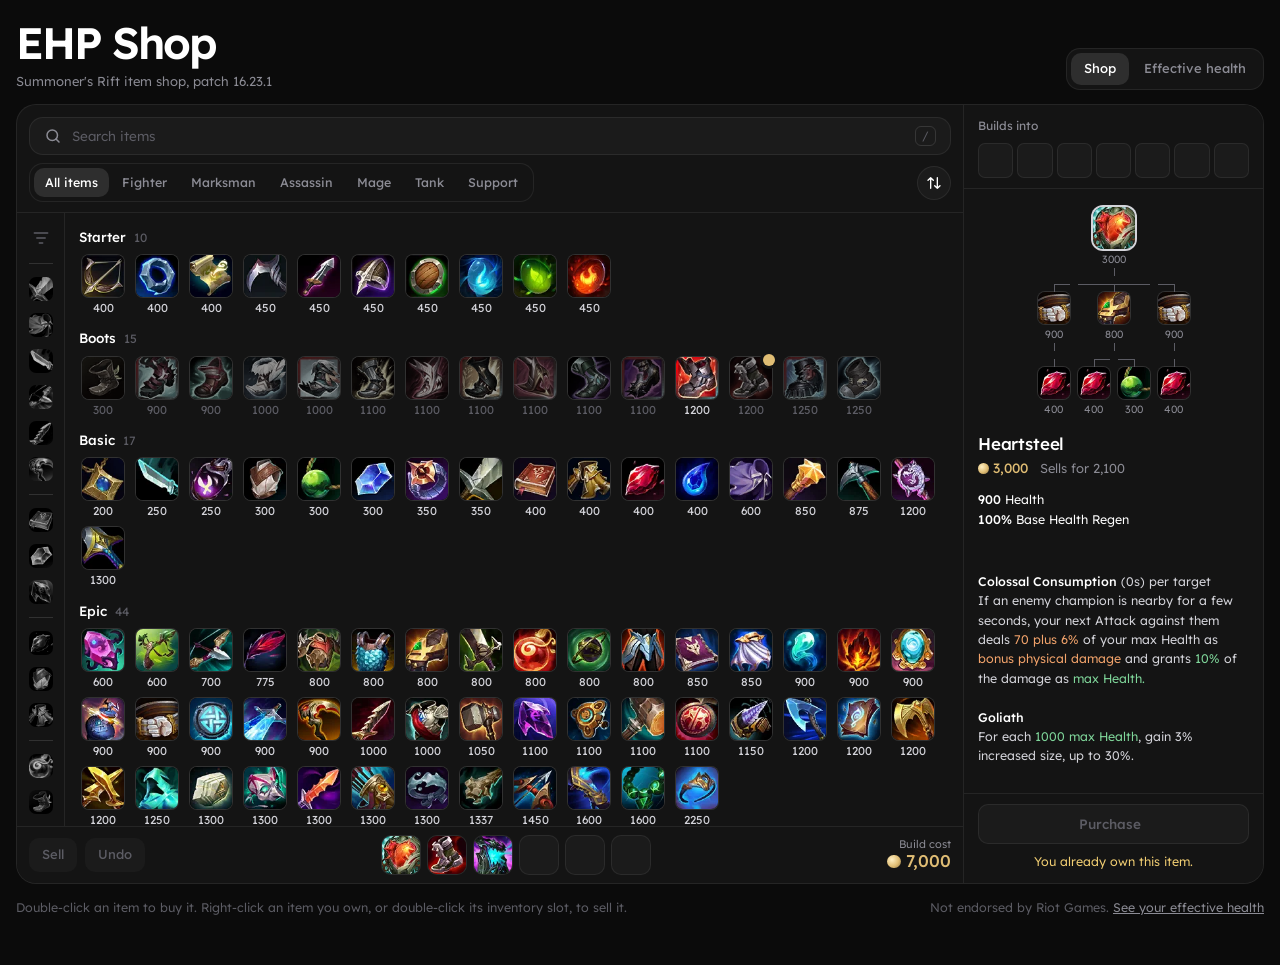
<file: index.html>
<!doctype html>
<html lang="en">
<meta charset="utf-8">
<meta name="viewport" content="width=device-width, initial-scale=1, viewport-fit=cover">
<title>EHP Shop</title>
<link rel="preconnect" href="https://fonts.googleapis.com">
<link rel="preconnect" href="https://fonts.gstatic.com" crossorigin>
<link rel="stylesheet" href="https://fonts.googleapis.com/css2?family=Lexend:wght@300..700&display=swap">
<link rel="stylesheet" href="base.css">
<style>
/* The shop window: search + class tabs on top, stat rail on the left, item rows in the middle,
   item detail on the right, sell / undo / inventory / gold along the bottom. Same anatomy as the in-game shop. */
.shop{display:grid;grid-template-columns:minmax(0,1fr) 300px;grid-template-rows:auto minmax(0,1fr) auto;
  background:var(--s1);border:1px solid var(--line);border-radius:var(--r-lg);overflow:hidden;height:min(900px,calc(100dvh - 120px));min-height:560px}
.shop-head{grid-column:1;padding:12px 12px 10px;display:flex;flex-direction:column;gap:8px;border-bottom:1px solid var(--line)}
.search{display:flex;align-items:center;gap:10px;background:var(--s2);border:1px solid var(--line);border-radius:var(--r-md);padding:0 14px}
.search:focus-within{border-color:var(--line2);background:var(--s3)}
.search svg{width:18px;height:18px;color:var(--t3);flex:none}
.search input{flex:1;min-width:0;background:none;border:none;outline:none;padding:8px 0;font-size:13.5px;color:var(--t1)}
.search input::placeholder{color:var(--t4)}
.search kbd{font:inherit;font-size:12px;color:var(--t4);border:1px solid var(--line2);border-radius:6px;padding:0 6px}
.classes{display:flex;align-items:center;gap:8px}
.classes .seg{overflow-x:auto;max-width:100%;scrollbar-width:none}
.classes .seg button{padding:5px 11px;font-size:12.5px}
.sort{margin-left:auto;width:34px;height:34px;padding:0;justify-content:center;border-radius:50%;flex:none;background:var(--s2);border:1px solid var(--line)}
.sort svg{transition:transform .2s}
.sort[aria-pressed="true"] svg{transform:scaleY(-1)}

.shop-body{grid-column:1;display:grid;grid-template-columns:48px minmax(0,1fr);min-height:0}
.rail{display:flex;flex-direction:column;align-items:center;gap:2px;padding:8px 0;border-right:1px solid var(--line);overflow-y:auto;scrollbar-width:none}
.rail hr{width:24px;border:none;border-top:1px solid var(--line2);margin:6px 0}
.fbtn{width:34px;height:34px;padding:4px;border:none;border-radius:var(--r-sm);background:none;display:grid;place-items:center;flex:none}
.fbtn img{width:24px;height:24px;border-radius:var(--r-xs);filter:grayscale(1) brightness(.8) contrast(1.1);transition:filter .15s}
.fbtn:hover img{filter:grayscale(.2) brightness(1)}
.fbtn[aria-pressed="true"]{background:var(--s4)}
.fbtn[aria-pressed="true"] img{filter:none}
.fbtn.clear{color:var(--t3)}
.fbtn.clear svg{width:20px;height:20px}
.fbtn.clear:disabled{color:var(--t4);cursor:default}

.grid{overflow-y:auto;padding:2px 14px 20px;min-width:0;scrollbar-width:thin;scrollbar-color:var(--s4) transparent}
.sec{padding-top:12px}
.sec h2{font-size:13.5px;font-weight:500;color:var(--t1);margin:0 0 8px;display:flex;align-items:baseline;gap:8px}
.sec h2 span{font-size:12px;color:var(--t4);font-weight:400}
.igrid{display:grid;grid-template-columns:repeat(auto-fill,48px);gap:8px 6px}
.it{width:48px;background:none;border:none;padding:0;display:flex;flex-direction:column;align-items:center;gap:2px;border-radius:var(--r-sm)}
.it .ic{width:42px;height:42px;border-radius:var(--r-xs);display:block;position:relative;background:#000;box-shadow:0 0 0 1px var(--line2);transition:box-shadow .12s,transform .12s}
.it .ic img{width:100%;height:100%;display:block;border-radius:inherit}
.it .g{font-size:11.5px;color:var(--t2);font-weight:400}
.it:hover .ic{box-shadow:0 0 0 2px var(--t3);transform:translateY(-1px)}
.it.sel .ic{box-shadow:0 0 0 2px var(--t1),0 6px 20px rgba(0,0,0,.6)}
.it.sel .g{color:var(--t1)}
.it.owned .ic::after{content:"";position:absolute;right:-3px;top:-3px;width:12px;height:12px;border-radius:50%;background:var(--gold);box-shadow:0 0 0 3px var(--s1)}
.it.blocked .ic img{filter:grayscale(.7) brightness(.6)}
.it.blocked .g{color:var(--t4)}
.it:focus-visible{outline-offset:4px}
.empty{color:var(--t3);padding:40px 4px}

/* detail */
.detail{grid-column:2;grid-row:1 / 4;border-left:1px solid var(--line);display:flex;flex-direction:column;min-height:0;background:var(--s1)}
.into-wrap{padding:12px 14px 10px;border-bottom:1px solid var(--line)}
.into-wrap h3,.d-sub{font-size:12px;color:var(--t3);font-weight:400;margin:0 0 8px}
.into{display:grid;grid-template-columns:repeat(7,1fr);gap:4px}
.into > *{aspect-ratio:1;border-radius:var(--r-xs);background:var(--s2);border:1px solid var(--line);padding:0;display:block;overflow:hidden}
.into button:hover{border-color:var(--t3)}
.into img{width:100%;height:100%;display:block}
.d-body{flex:1;overflow-y:auto;padding:14px;display:flex;flex-direction:column;gap:12px;min-height:0;scrollbar-width:thin;scrollbar-color:var(--s4) transparent}
.d-empty{color:var(--t3);margin:auto 0;text-align:center;padding:0 12px}
.tree{display:flex;justify-content:center;padding:4px 0}
.node{display:flex;flex-direction:column;align-items:center;position:relative}
.nb{background:none;border:none;padding:0;display:flex;flex-direction:column;align-items:center;gap:3px}
.nb img{width:32px;height:32px;border-radius:var(--r-xs);display:block;box-shadow:0 0 0 1px var(--line2)}
.nb.root img{width:42px;height:42px;border-radius:var(--r-sm);box-shadow:0 0 0 2px var(--t2)}
.nb.have img{box-shadow:0 0 0 2px var(--gold)}
.nb:hover img{box-shadow:0 0 0 2px var(--t3)}
.nb span{font-size:10.5px;color:var(--t3)}
.kids{display:flex;gap:8px;padding-top:16px;position:relative}
.kids::before{content:"";position:absolute;top:0;left:50%;height:8px;border-left:1px solid var(--t4)}
.kids>.node{padding-top:8px}
.kids>.node::before{content:"";position:absolute;top:0;left:0;right:0;border-top:1px solid var(--t4)}
.kids>.node:first-child::before{left:50%}
.kids>.node:last-child::before{right:50%}
.kids>.node:only-child::before{display:none}
.kids>.node::after{content:"";position:absolute;top:0;left:50%;height:8px;border-left:1px solid var(--t4)}
.d-name{font-size:17px;font-weight:500;color:var(--t1);letter-spacing:-.01em;line-height:1.2}
.d-cost{display:flex;gap:12px;align-items:baseline;margin-top:4px;font-size:13.5px;color:var(--gold);font-weight:450}
.d-cost s{color:var(--t4);font-size:13px}
.d-cost .sellv{color:var(--t3);font-size:13px;font-weight:350}
.d-desc{font-size:12.5px;color:var(--t2);line-height:1.55}
.buybar{padding:10px 14px 12px;border-top:1px solid var(--line);display:flex;flex-direction:column;gap:8px}
.purchase{width:100%;justify-content:center;padding:9px 14px;font-size:13.5px;font-weight:500;background:linear-gradient(180deg,#2a2418,#1d1a13);border-color:var(--gold-d);color:var(--gold)}
.purchase:hover:not(:disabled){background:linear-gradient(180deg,#352c1b,#241f15);border-color:var(--gold)}
.purchase:disabled{border-color:var(--line);background:var(--s2)}
.d-note{font-size:12.5px;color:var(--warn);min-height:1.2em;text-align:center}

/* bottom bar */
.shop-foot{grid-column:1;display:flex;align-items:center;gap:8px;padding:8px 12px;border-top:1px solid var(--line);background:var(--s1);flex-wrap:wrap}
.inv{display:flex;gap:6px;margin:0 auto;padding:0 8px}
.slot{width:40px;height:40px;border-radius:var(--r-sm);background:var(--s2);border:1px solid var(--line);padding:0;overflow:hidden;display:block}
.slot img{width:100%;height:100%;display:block}
.slot:not(:empty):hover{border-color:var(--t3)}
.slot.sel{border-color:var(--t1);box-shadow:0 0 0 1px var(--t1)}
.slot:empty{cursor:default}
.goldbox{display:flex;flex-direction:column;align-items:flex-end;line-height:1.2}
.goldbox small{font-size:11px;color:var(--t3)}
.shop-foot .btn{padding:6px 12px;font-size:13px}
.goldbox b{font-size:17px;font-weight:500;color:var(--gold)}
.foot-note{max-width:1480px;margin:14px auto 0;color:var(--t4);font-size:12.5px;display:flex;justify-content:space-between;gap:12px;flex-wrap:wrap}
.foot-note a{color:var(--t3)}

@media (max-width:980px){
  .shop{grid-template-columns:minmax(0,1fr);grid-template-rows:auto auto auto auto;height:auto;min-height:0}
  .classes .seg{flex:1;min-width:0}
  .shop-body{height:70vh}
  .detail{grid-column:1;grid-row:auto;border-left:none;border-top:1px solid var(--line)}
  .d-body{overflow:visible}
}
@media (max-width:560px){
  .shop-body{grid-template-columns:44px minmax(0,1fr)}
  .slot{width:38px;height:38px}
  .inv{order:-1;width:100%;justify-content:center;margin:0 0 4px}
  .goldbox{margin-left:auto}
}
</style>

<div class="page">
  <header class="top">
    <a class="mark" href="./">EHP Shop<small id="patch">Summoner's Rift item shop</small></a>
    <nav class="seg" aria-label="Pages"><a href="./" aria-current="page">Shop</a><a href="analysis.html">Effective health</a></nav>
  </header>
  <div class="loading" id="loading">Loading the shop…</div>
  <section class="shop" id="shop" aria-label="Item shop" hidden>
    <div class="shop-head">
      <label class="search"><svg viewBox="0 0 24 24" fill="none" stroke="currentColor" stroke-width="2" stroke-linecap="round" aria-hidden="true"><circle cx="11" cy="11" r="7"/><path d="m20 20-4-4"/></svg>
        <input id="search" placeholder="Search items" autocomplete="off" aria-label="Search items"><kbd aria-hidden="true">/</kbd></label>
      <div class="classes">
        <div class="seg" id="classes" role="group" aria-label="Item class"></div>
        <button class="btn sort" id="sort" aria-pressed="false" aria-label="Sort by price, highest first" title="Reverse price order">
          <svg viewBox="0 0 24 24" fill="none" stroke="currentColor" stroke-width="2" stroke-linecap="round" stroke-linejoin="round" aria-hidden="true"><path d="M7 4v16M3 8l4-4 4 4M17 20V4M13 16l4 4 4-4"/></svg></button>
      </div>
    </div>
    <div class="shop-body">
      <nav class="rail" id="rail" aria-label="Filter by stat"></nav>
      <div class="grid" id="grid"></div>
    </div>
    <aside class="detail" aria-label="Selected item">
      <div class="into-wrap"><h3>Builds into</h3><div class="into" id="into"></div></div>
      <div class="d-body" id="detail"></div>
      <div class="buybar"><button class="btn purchase" id="buyBtn" disabled>Purchase</button><div class="d-note" id="note" role="status"></div></div>
    </aside>
    <footer class="shop-foot">
      <button class="btn" id="sellBtn" disabled>Sell</button>
      <button class="btn" id="undoBtn" disabled>Undo</button>
      <div class="inv" id="inv" aria-label="Inventory"></div>
      <div class="goldbox"><small>Build cost</small><b class="num" id="goldTotal">0</b></div>
    </footer>
  </section>
  <p class="foot-note"><span>Double-click an item to buy it. Right-click an item you own, or double-click its inventory slot, to sell it.</span><span>Not endorsed by Riot Games. <a href="analysis.html">See your effective health</a></span></p>
</div>

<script src="core.js"></script>
<script>
(() => {
'use strict';
const { $, $$, esc, fmt, S } = EHP;
let D;
const V = { cls: 'all', filter: null, search: '', desc: false, sel: null, selInv: null };

const CLASSES = [['all','All items'],['fighter','Fighter'],['marksman','Marksman'],['assassin','Assassin'],['mage','Mage'],['tank','Tank'],['support','Support']];
// stat rail, grouped like the in-game one: attack, magic, defense, utility
const FILTERS = [
  [['Attack damage','1036',t => t.includes('Damage')], ['Critical strike','1018',t => t.includes('CriticalStrike')], ['Attack speed','1042',t => t.includes('AttackSpeed')],
   ['On-hit','1043',t => t.includes('OnHit')], ['Armor penetration','3134',t => t.includes('ArmorPenetration')], ['Life steal and omnivamp','1053',t => t.includes('LifeSteal') || t.includes('SpellVamp')]],
  [['Ability power','1052',t => t.includes('SpellDamage')], ['Mana and regen','1027',t => t.includes('Mana') || t.includes('ManaRegen')], ['Magic penetration','4630',t => t.includes('MagicPenetration')]],
  [['Health','1028',t => t.includes('Health')], ['Armor','1029',t => t.includes('Armor')], ['Magic resist','1033',t => t.includes('SpellBlock') || t.includes('MagicResist')]],
  [['Ability haste','3067',t => t.includes('AbilityHaste') || t.includes('CooldownReduction')], ['Movement','1001',t => t.includes('Boots') || t.includes('NonbootsMovement')]],
];
const FLAT = FILTERS.flat();
const SECTIONS = [['starter','Starter'],['boots','Boots'],['basic','Basic'],['epic','Epic'],['legendary','Legendary']];

function build(){
  $('#loading').remove(); $('#shop').hidden = false;
  $('#patch').textContent = `Summoner's Rift item shop, patch ${D.version}`;
  $('#classes').innerHTML = CLASSES.map(([k, n]) => `<button data-cls="${k}" aria-pressed="${k === V.cls}">${n}</button>`).join('');
  let i = 0;
  $('#rail').innerHTML = `<button class="fbtn clear" id="fclear" title="Clear stat filter" aria-label="Clear stat filter"><svg viewBox="0 0 24 24" fill="none" stroke="currentColor" stroke-width="1.8" stroke-linecap="round" aria-hidden="true"><path d="M4 6h16M7 12h10M10 18h4"/></svg></button><hr>` +
    FILTERS.map(g => g.map(([n, id]) => `<button class="fbtn" data-f="${i++}" aria-pressed="false" title="${esc(n)}" aria-label="${esc(n)}"><img alt="" src="${D.items[id] ? D.items[id].icon : ''}"></button>`).join('')).join('<hr>');
  wire();
}

function matches(it){
  if (V.cls !== 'all' && !it.classes.has(V.cls)) return false;
  if (V.filter != null && !FLAT[V.filter][2](it.tags)) return false;
  if (V.search){
    const q = V.search.toLowerCase();
    if (!it.name.toLowerCase().includes(q) && !(it.plain || '').toLowerCase().includes(q)) return false;
  }
  return true;
}
function tile(it){
  const owned = S.inv.includes(it.id);
  const blocked = EHP.buyCheck(it.id).err ? ' blocked' : '';
  return `<button class="it${V.sel === it.id ? ' sel' : ''}${owned ? ' owned' : ''}${blocked}" data-id="${it.id}" title="${esc(it.name)}" aria-label="${esc(it.name)}, ${it.gold} gold${owned ? ', owned' : ''}">
    <span class="ic"><img alt="" src="${it.icon}" loading="lazy"></span><span class="g num">${it.gold}</span></button>`;
}
function renderGrid(){
  $$('#classes button').forEach(b => b.setAttribute('aria-pressed', b.dataset.cls === V.cls));
  $$('.fbtn[data-f]').forEach(b => b.setAttribute('aria-pressed', +b.dataset.f === V.filter));
  $('#fclear').disabled = V.filter == null;
  const dir = V.desc ? -1 : 1;
  let html = '';
  for (const [cat, title] of SECTIONS){
    const its = Object.values(D.items).filter(i => i.cat === cat && matches(i)).sort((a, b) => dir * (a.gold - b.gold) || a.name.localeCompare(b.name));
    if (!its.length) continue;
    html += `<section class="sec"><h2>${title}<span class="num">${its.length}</span></h2><div class="igrid">${its.map(tile).join('')}</div></section>`;
  }
  $('#grid').innerHTML = html || `<p class="empty">No items match${V.search ? ` “${esc(V.search)}”` : ''}. Clear the search or pick another filter.</p>`;
}

function tree(id, root, depth = 0){
  const it = D.items[id];
  if (!it) return '';
  const kids = depth < 2 ? it.from : [];
  const have = !root && S.inv.includes(id);
  return `<div class="node"><button class="nb${root ? ' root' : ''}${have ? ' have' : ''}" data-id="${id}" title="${esc(it.name)}"><img alt="${esc(it.name)}" src="${it.icon}"><span class="num">${it.gold}</span></button>
    ${kids.length ? `<div class="kids">${kids.map(k => tree(k, false, depth + 1)).join('')}</div>` : ''}</div>`;
}
function renderDetail(){
  const it = V.sel && D.items[V.sel];
  const into = it ? it.into.slice(0, 7) : [];
  $('#into').innerHTML = Array.from({ length: 7 }, (_, i) => {
    const t = into[i] && D.items[into[i]];
    return t ? `<button data-id="${t.id}" title="${esc(t.name)}" aria-label="${esc(t.name)}"><img alt="" src="${t.icon}"></button>` : '<span></span>';
  }).join('');
  const btn = $('#buyBtn');
  if (!it){
    $('#detail').innerHTML = '<p class="d-empty">Pick an item to see its recipe and stats.</p>';
    btn.disabled = true; btn.textContent = 'Purchase'; $('#note').textContent = '';
    return;
  }
  const chk = EHP.buyCheck(it.id);
  const discounted = chk.cost !== it.gold;
  $('#detail').innerHTML = `<div class="tree">${tree(it.id, true)}</div>
    <div><div class="d-name">${esc(it.name)}</div>
      <div class="d-cost num"><span><span class="coin"></span>${discounted ? `${fmt(chk.cost)} <s>${fmt(it.gold)}</s>` : fmt(it.gold)}</span><span class="sellv">Sells for ${fmt(it.sell)}</span></div></div>
    <div class="d-desc">${EHP.descHtml(it.desc)}</div>`;
  btn.disabled = !!chk.err;
  btn.innerHTML = `Purchase<span class="num" style="opacity:.75">${chk.err ? '' : `&nbsp;&nbsp;${fmt(chk.cost)}`}</span>`;
  $('#note').textContent = chk.err || '';
}
function renderInv(){
  $('#inv').innerHTML = S.inv.map((id, i) => {
    const it = id && D.items[id];
    return `<button class="slot${V.selInv === i ? ' sel' : ''}" data-slot="${i}" aria-label="${it ? esc(it.name) + ', slot ' + (i + 1) : 'Empty slot ' + (i + 1)}" title="${it ? esc(it.name) : 'Empty'}">${it ? `<img alt="" src="${it.icon}">` : ''}</button>`;
  }).join('');
  $('#goldTotal').innerHTML = `<span class="coin"></span>${fmt(EHP.buildCost())}`;
  $('#sellBtn').disabled = V.selInv == null;
  $('#undoBtn').disabled = !S.undo.length;
}
const renderAll = () => { renderGrid(); renderDetail(); renderInv(); };

function select(id){ V.sel = id; V.selInv = null; renderAll(); }
function buy(id){
  if (!EHP.buy(id)){ V.sel = id; renderAll(); return; }
  V.selInv = null; renderAll();
}

/* Double-click detection by hand: the first click re-renders the grid, so the second click lands on a
   new element and the browser never fires dblclick. Two clicks on the same item or slot within the
   system-ish double-click window count as one double-click. */
let lastClick = { key: null, t: 0 };
function isDouble(key){
  const now = performance.now();
  const dbl = lastClick.key === key && now - lastClick.t < 550;
  lastClick = dbl ? { key: null, t: 0 } : { key, t: now };
  return dbl;
}

// right-click in the shop: sell the item if you own it, buy it if you don't
function toggle(id){
  const slot = S.inv.lastIndexOf(id);
  if (slot >= 0){ EHP.sell(slot); V.sel = id; V.selInv = null; renderAll(); }
  else buy(id);
}

function wire(){
  $('#shop').addEventListener('click', e => {
    const t = e.target;
    const cb = t.closest('[data-cls]'); if (cb){ V.cls = cb.dataset.cls; renderGrid(); return; }
    const fb = t.closest('.fbtn[data-f]'); if (fb){ V.filter = +fb.dataset.f === V.filter ? null : +fb.dataset.f; renderGrid(); return; }
    if (t.closest('#fclear')){ V.filter = null; renderGrid(); return; }
    if (t.closest('#sort')){ V.desc = !V.desc; const s = $('#sort'); s.setAttribute('aria-pressed', V.desc); s.setAttribute('aria-label', V.desc ? 'Sort by price, lowest first' : 'Sort by price, highest first'); renderGrid(); return; }
    const itb = t.closest('.it, .nb, .into button');
    if (itb){ if (isDouble('i' + itb.dataset.id)) buy(itb.dataset.id); else select(itb.dataset.id); return; }
    if (t.closest('#buyBtn')){ buy(V.sel); return; }
    const sl = t.closest('.slot');
    if (sl){
      const i = +sl.dataset.slot;
      if (S.inv[i] && isDouble('s' + i)){ EHP.sell(i); V.selInv = null; renderAll(); return; }
      if (S.inv[i]){ V.selInv = i; V.sel = S.inv[i]; } else V.selInv = null;
      renderAll(); return;
    }
    if (t.closest('#sellBtn') && V.selInv != null){ EHP.sell(V.selInv); V.selInv = null; renderAll(); return; }
    if (t.closest('#undoBtn')){ EHP.undo(); V.selInv = null; renderAll(); return; }
  });
  $('#shop').addEventListener('contextmenu', e => {
    const it = e.target.closest('.it, .nb, .into button');
    if (it){ e.preventDefault(); toggle(it.dataset.id); return; }
    const sl = e.target.closest('.slot');
    if (sl){ e.preventDefault(); const i = +sl.dataset.slot; if (S.inv[i]){ EHP.sell(i); V.selInv = null; renderAll(); } }
  });
  $('#shop').addEventListener('mousedown', e => { if (e.detail > 1 && e.target.closest('.it, .nb, .into button, .slot')) e.preventDefault(); }); // no text selection on double-click
  $('#search').addEventListener('input', e => { V.search = e.target.value.trim(); renderGrid(); });
  $('#search').addEventListener('keydown', e => { if (e.key === 'Escape'){ e.target.value = ''; V.search = ''; renderGrid(); } });
  document.addEventListener('keydown', e => {
    if (e.key === '/' && document.activeElement !== $('#search')){ e.preventDefault(); $('#search').focus(); }
  });
}

EHP.onSync = renderAll;
EHP.load().then(d => { D = d; V.sel = S.inv.find(Boolean) || null; build(); renderAll(); })
  .catch(err => { $('#loading').textContent = `Couldn't load the item data (${err.message}). Reload the page to try again.`; });
})();
</script>
</file>
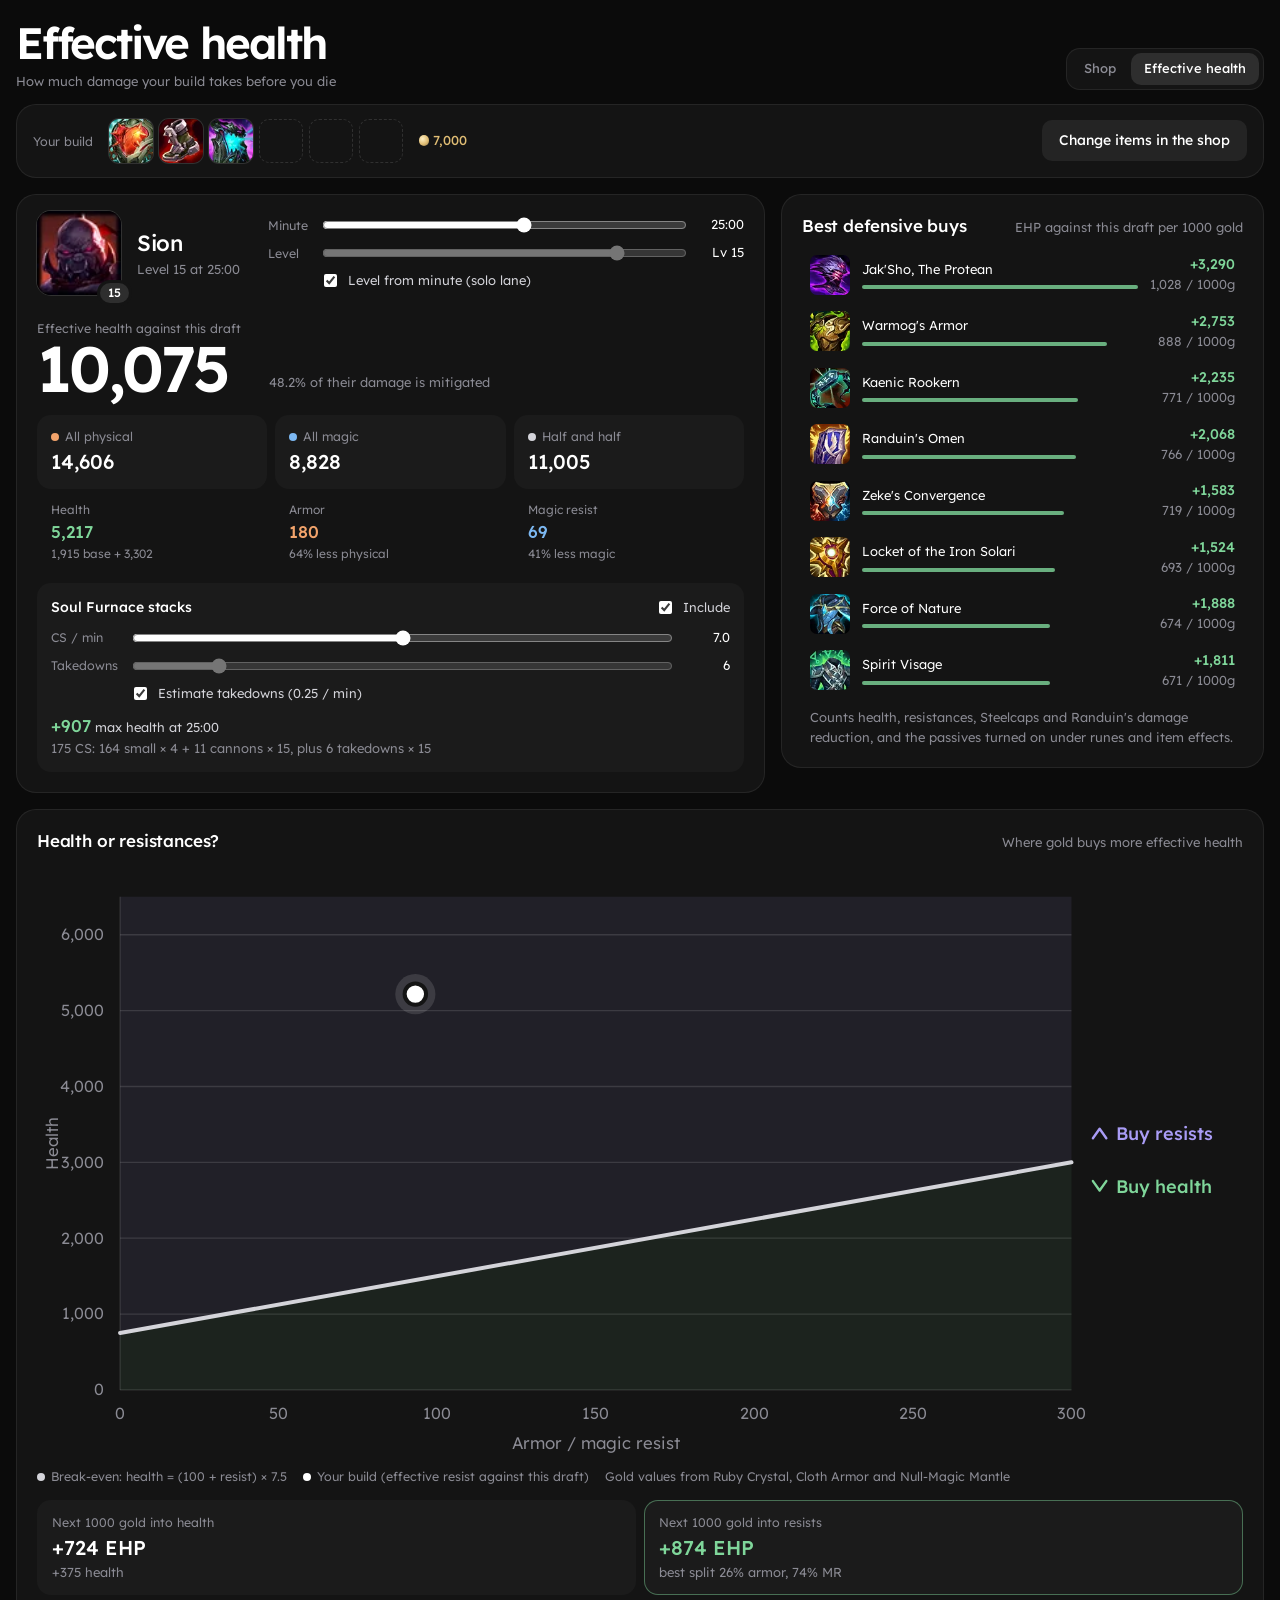
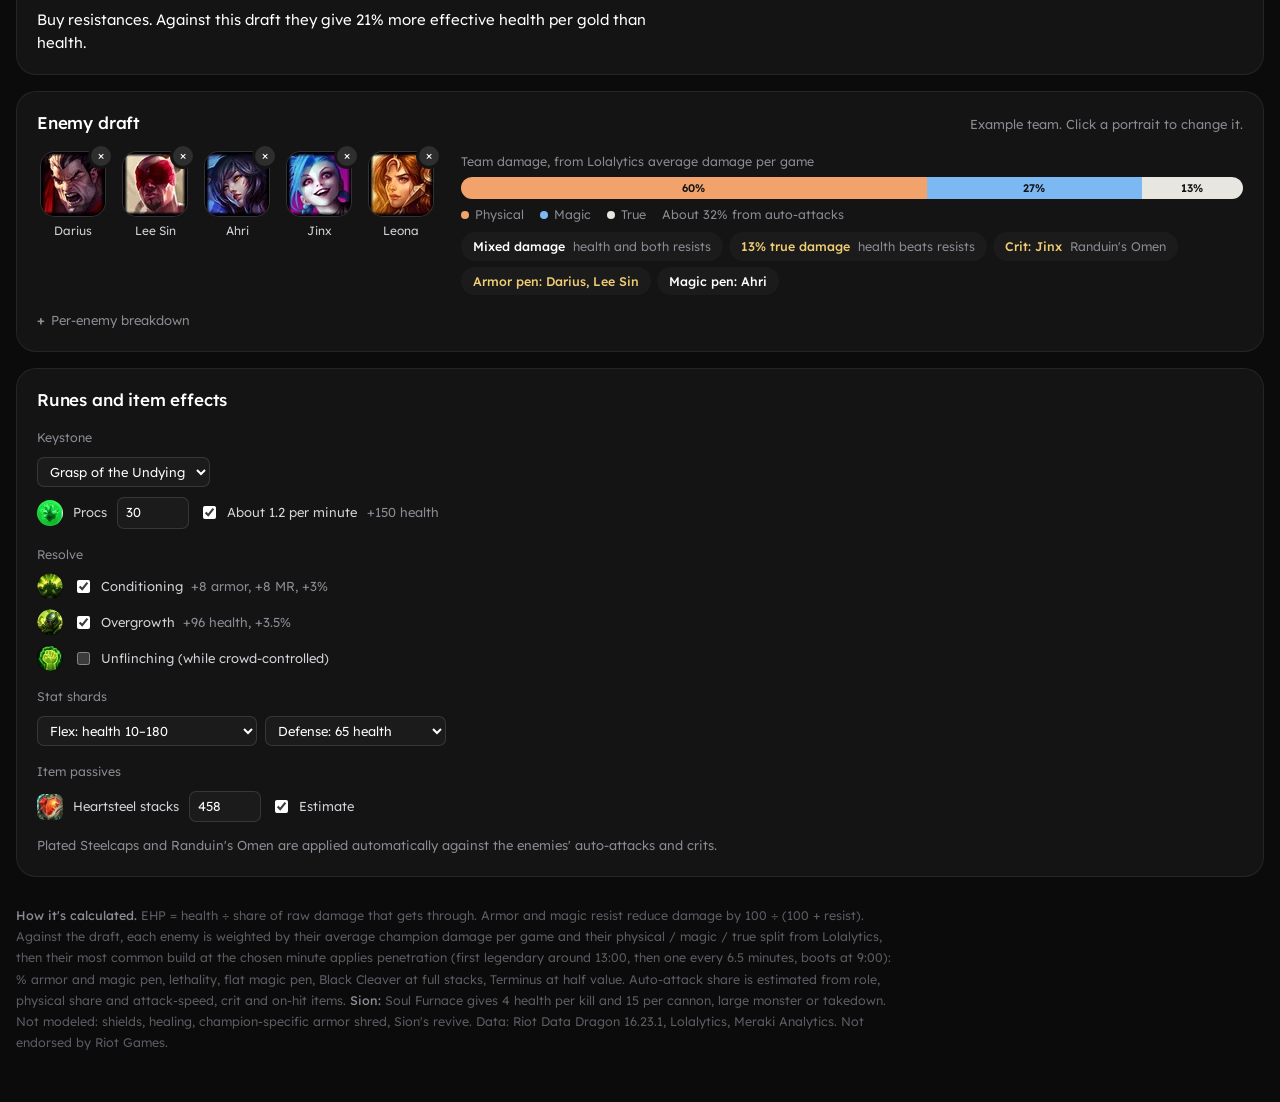
<file: analysis.html>
<!doctype html>
<html lang="en">
<meta charset="utf-8">
<meta name="viewport" content="width=device-width, initial-scale=1, viewport-fit=cover">
<title>Effective Health</title>
<link rel="preconnect" href="https://fonts.googleapis.com">
<link rel="preconnect" href="https://fonts.gstatic.com" crossorigin>
<link rel="stylesheet" href="https://fonts.googleapis.com/css2?family=Lexend:wght@300..700&display=swap">
<link rel="stylesheet" href="base.css">
<style>
/* Everything that isn't the shop: your champion and EHP, the enemy draft, the health vs armor/MR curve,
   best defensive buys, runes. Build comes from the shop page through localStorage. */
.card{background:var(--s1);border:1px solid var(--line);border-radius:var(--r-lg);min-width:0}
.card-h{display:flex;align-items:baseline;justify-content:space-between;gap:8px 16px;padding:18px 20px 0;flex-wrap:wrap}
.card-h h2{font-size:17px;font-weight:500;letter-spacing:-.01em}
.card-b{padding:16px 20px 20px}
.sub{color:var(--t3);font-size:13px}
.lbl{font-size:12.5px;color:var(--t3)}
.stack{display:flex;flex-direction:column;gap:16px}
.cols{display:grid;grid-template-columns:minmax(0,1.55fr) minmax(0,1fr);gap:16px;align-items:start}
@media (max-width:1050px){.cols{grid-template-columns:1fr}}

/* build strip */
.build{display:flex;align-items:center;gap:12px 16px;flex-wrap:wrap;padding:14px 16px}
.build .items{display:flex;gap:6px}
.build .items > .bslot{display:block;flex:none;width:44px;height:44px;border-radius:var(--r-sm);overflow:hidden}
.build .items img.bslot{object-fit:cover;box-shadow:0 0 0 1px var(--line2)}
.build .items span.bslot{border:1px dashed var(--line2);background:transparent}
.build .cost{color:var(--gold);font-weight:450}
.build .btn{margin-left:auto}

/* hero: champion + EHP */
.hero{display:grid;grid-template-columns:auto minmax(0,1fr);gap:20px 28px;align-items:center}
@media (max-width:640px){.hero{grid-template-columns:1fr}}
.champ{display:flex;gap:16px;align-items:center}
.portrait{width:84px;height:84px;border-radius:var(--r-md);border:none;background:#000;padding:0;flex:none;position:relative;box-shadow:0 0 0 1px var(--line2)}
.portrait img{width:100%;height:100%;display:block;border-radius:inherit}
.portrait:hover{box-shadow:0 0 0 2px var(--t3)}
.portrait .lv{position:absolute;bottom:-8px;right:-8px;background:var(--s4);color:var(--t1);font-size:12px;padding:1px 8px;border-radius:99px;font-weight:500;box-shadow:0 0 0 3px var(--s1)}
.champ-n{font-size:22px;color:var(--t1);font-weight:500;letter-spacing:-.02em}
.ctl{display:grid;grid-template-columns:auto minmax(120px,1fr) 3.6em;gap:8px 12px;align-items:center;width:100%}
.ctl input[type=range]{width:100%;accent-color:var(--t1)}
.ctl .v{color:var(--t1);text-align:right}
.check{display:flex;align-items:center;gap:8px;font-size:13px;color:var(--t2)}
.check input{accent-color:var(--t1)}
.ehp-main{display:flex;align-items:flex-end;gap:10px 28px;flex-wrap:wrap}
.big{font-size:clamp(44px,6vw,64px);font-weight:600;letter-spacing:-.05em;line-height:.95;color:var(--t1)}
.ehp-cells{display:grid;grid-template-columns:repeat(3,minmax(0,1fr));gap:8px;margin-top:16px}
.cell{background:var(--s2);border-radius:var(--r-md);padding:12px 14px;display:flex;flex-direction:column;gap:2px}
.cell .v{font-size:20px;font-weight:500;color:var(--t1)}
.cell i{display:inline-block;width:8px;height:8px;border-radius:50%;margin-right:6px}
.statline{display:grid;grid-template-columns:repeat(3,minmax(0,1fr));gap:8px;margin-top:8px}
.statline div{padding:4px 14px;display:flex;flex-direction:column}
.statline b{font-size:17px;font-weight:500}
.statline small{color:var(--t3);font-size:12px}
.hp-c{color:var(--hp)}.ar-c{color:var(--phys)}.mr-c{color:var(--magic)}
.sion{background:var(--s2);border-radius:var(--r-md);padding:14px;display:flex;flex-direction:column;gap:10px;margin-top:16px}
.sion h3{font-size:14px}
.sion b{color:var(--hp);font-size:17px;font-weight:500}

/* chart */
.chart-box{position:relative}
.chart-box svg{width:100%;height:auto;display:block;font-family:var(--f)}
:root{--res:#a99cf5}
.tip{position:absolute;pointer-events:none;background:var(--s4);border-radius:var(--r-sm);padding:8px 12px;font-size:12.5px;color:var(--t3);white-space:nowrap;transform:translate(-50%,-112%);display:grid;grid-template-columns:auto auto;gap:2px 14px}
.tip[hidden]{display:none}
.tip b{font-weight:500;text-align:right;font-variant-numeric:tabular-nums}
.verdict{display:grid;grid-template-columns:1fr 1fr;gap:8px;margin-top:14px}
.vcard{background:var(--s2);border-radius:var(--r-md);padding:12px 14px;border:1px solid transparent}
.vcard.win{border-color:rgba(127,214,154,.45)}
.vcard .v{font-size:20px;font-weight:500;color:var(--t1)}
.vcard.win .v{color:var(--hp)}
.say{margin:14px 0 0;color:var(--t1);font-size:15px;max-width:68ch}

/* suggestions */
.srow{display:grid;grid-template-columns:40px minmax(0,1fr) auto;gap:12px;align-items:center;background:none;border:none;border-radius:var(--r-sm);padding:8px;text-align:left;width:100%}
.srow:hover{background:var(--s2)}
.srow img{width:40px;height:40px;border-radius:var(--r-xs)}
.srow .nm{color:var(--t1);overflow:hidden;text-overflow:ellipsis;white-space:nowrap;display:block}
.srow .bar{height:4px;border-radius:2px;background:var(--hp);margin-top:6px;opacity:.8}
.srow .r{text-align:right;font-size:13px;color:var(--t3)}
.srow .r b{color:var(--hp);font-weight:500;font-size:14px}

/* draft */
.draft-top{display:flex;gap:24px;flex-wrap:wrap;align-items:flex-start}
.slots{display:flex;gap:10px;flex-wrap:wrap}
.eslot{width:72px;display:flex;flex-direction:column;align-items:center;gap:6px;background:none;border:none;padding:0}
.eslot .pic{width:64px;height:64px;border-radius:var(--r-md);background:var(--s2);display:grid;place-items:center;color:var(--t3);font-size:24px;position:relative;box-shadow:0 0 0 1px var(--line2)}
.eslot .pic img{width:100%;height:100%;display:block;border-radius:inherit}
.eslot span.n{font-size:12px;color:var(--t2);max-width:72px;overflow:hidden;text-overflow:ellipsis;white-space:nowrap}
.eslot:hover .pic{box-shadow:0 0 0 2px var(--t3)}
.eslot .x{position:absolute;top:-6px;right:-6px;width:20px;height:20px;border-radius:50%;background:var(--s4);color:var(--t1);font-size:13px;line-height:19px;box-shadow:0 0 0 3px var(--s1)}
.team-bar{display:flex;height:22px;border-radius:99px;overflow:hidden;margin:6px 0}
.team-bar div{height:100%;display:flex;align-items:center;justify-content:center;font-size:11px;font-weight:600;color:#141414;min-width:0;overflow:hidden;white-space:nowrap}
.bp{background:var(--phys)}.bm{background:var(--magic)}.bt{background:var(--true)}
.legend{display:flex;gap:6px 16px;flex-wrap:wrap;font-size:12.5px;color:var(--t3)}
.legend i{display:inline-block;width:8px;height:8px;border-radius:50%;margin-right:6px}
.tags{display:flex;flex-wrap:wrap;gap:6px;margin-top:8px}
.tag{background:var(--s2);border-radius:99px;padding:5px 12px;font-size:12.5px;display:flex;gap:8px;align-items:center}
.tag b{color:var(--t1);font-weight:500}
.tag.hi b{color:var(--warn)}
.tag .sug{color:var(--t3)}
details.more{margin-top:16px}
details.more>summary{cursor:pointer;color:var(--t3);font-size:13px;list-style:none;display:inline-flex;gap:6px;align-items:center}
details.more>summary::-webkit-details-marker{display:none}
details.more>summary::before{content:"+";font-weight:600}
details.more[open]>summary::before{content:"–"}
.tbl-wrap{overflow-x:auto;margin-top:12px}
table.et{border-collapse:collapse;width:100%;min-width:780px;font-size:13px}
.et th{font-weight:400;text-align:left;color:var(--t3);font-size:12px;padding:8px;border-bottom:1px solid var(--line)}
.et td{padding:8px;border-bottom:1px solid var(--line);vertical-align:middle}
.et .n{text-align:right}
.et .who{display:flex;align-items:center;gap:10px;color:var(--t1)}
.et .who img{width:30px;height:30px;border-radius:var(--r-xs)}
.mini{display:flex;height:6px;width:110px;border-radius:3px;overflow:hidden;margin-bottom:3px}
.chips{display:flex;gap:4px;flex-wrap:wrap}
.chip{font-size:11.5px;background:var(--s3);border-radius:99px;padding:1px 8px;color:var(--t2)}
.chip.w{color:var(--warn)}
.bimg{display:flex;gap:3px}
.bimg img{width:22px;height:22px;border-radius:5px}
.bimg img.off{opacity:.3}

/* runes */
.runes{display:flex;flex-direction:column;gap:10px}
.rune{display:flex;align-items:center;gap:10px;font-size:13px;flex-wrap:wrap}
.rune img{width:26px;height:26px;border-radius:50%}
.inp{background:var(--s2);border:1px solid var(--line2);border-radius:var(--r-xs);padding:5px 8px;width:5.5em;color:var(--t1)}
select.inp{width:auto;max-width:100%;align-self:flex-start}
.foot{color:var(--t4);font-size:12.5px;max-width:110ch;line-height:1.7;margin:28px 0 0}
.foot b{color:var(--t3);font-weight:450}

/* picker */
.overlay{position:fixed;inset:0;background:rgba(0,0,0,.7);z-index:50;display:grid;place-items:center;padding:16px}
.picker{width:min(820px,100%);max-height:min(680px,100%);display:flex;flex-direction:column;background:var(--s1);border:1px solid var(--line2);border-radius:var(--r-lg)}
.picker-h{display:flex;gap:10px;align-items:center;padding:16px;flex-wrap:wrap}
.picker-h h2{font-size:17px;margin-right:auto}
.picker-h input{background:var(--s2);border:1px solid var(--line);border-radius:var(--r-sm);padding:9px 12px;color:var(--t1);outline:none;flex:1 1 220px}
.pgrid{display:grid;grid-template-columns:repeat(auto-fill,minmax(68px,1fr));gap:12px 8px;padding:4px 16px 16px;overflow-y:auto}
.pc{background:none;border:none;padding:0;display:flex;flex-direction:column;align-items:center;gap:4px;font-size:11.5px;color:var(--t2);min-width:0}
.pc img{width:56px;height:56px;border-radius:var(--r-sm)}
.pc:hover img{box-shadow:0 0 0 2px var(--t3)}
.pc span{max-width:68px;overflow:hidden;text-overflow:ellipsis;white-space:nowrap}
.pc.taken{opacity:.3}
</style>

<div class="page">
  <header class="top">
    <a class="mark" href="analysis.html">Effective health<small id="patch">How much damage your build takes before you die</small></a>
    <nav class="seg" aria-label="Pages"><a href="./">Shop</a><a href="analysis.html" aria-current="page">Effective health</a></nav>
  </header>
  <div class="loading" id="loading">Loading…</div>
  <div class="stack" id="app" hidden>
    <section class="card build" aria-label="Your build">
      <span class="lbl">Your build</span><div class="items" id="buildItems"></div><span class="cost num" id="buildCost"></span>
      <a class="btn" href="./">Change items in the shop</a>
    </section>

    <div class="cols">
      <section class="card">
        <div class="card-b hero">
          <div class="champ">
            <button class="portrait" id="myChamp" title="Change champion" aria-label="Change champion"></button>
            <div><div class="champ-n" id="champName"></div><div class="sub" id="lvlNote"></div></div>
          </div>
          <div class="ctl">
            <label class="lbl" for="minute">Minute</label><input type="range" id="minute" min="0" max="45" step="1"><span class="v num" id="minuteV"></span>
            <label class="lbl" for="level">Level</label><input type="range" id="level" min="1" max="18" step="1"><span class="v num" id="levelV"></span>
            <span></span><label class="check" style="grid-column:2/4"><input type="checkbox" id="autoLevel"> Level from minute (solo lane)</label>
          </div>
        </div>
        <div class="card-b" style="padding-top:4px">
          <div class="ehp-main">
            <div><div class="lbl">Effective health against this draft</div><div class="big num" id="eD"></div></div>
            <div class="sub" id="eDnote" style="padding-bottom:6px"></div>
          </div>
          <div class="ehp-cells">
            <div class="cell"><span class="lbl"><i style="background:var(--phys)"></i>All physical</span><span class="v num" id="eP"></span></div>
            <div class="cell"><span class="lbl"><i style="background:var(--magic)"></i>All magic</span><span class="v num" id="eM"></span></div>
            <div class="cell"><span class="lbl"><i style="background:var(--t2)"></i>Half and half</span><span class="v num" id="eX"></span></div>
          </div>
          <div class="statline">
            <div><small>Health</small><b class="num hp-c" id="sHp"></b><small class="num" id="sHp2"></small></div>
            <div><small>Armor</small><b class="num ar-c" id="sAr"></b><small class="num" id="sAr2"></small></div>
            <div><small>Magic resist</small><b class="num mr-c" id="sMr"></b><small class="num" id="sMr2"></small></div>
          </div>
          <div id="sionBox"></div>
        </div>
      </section>

      <section class="card">
        <div class="card-h"><h2>Best defensive buys</h2><span class="sub">EHP against this draft per 1000 gold</span></div>
        <div class="card-b" id="sugg" style="padding-top:8px"></div>
      </section>
    </div>

    <section class="card">
      <div class="card-h"><h2>Health or resistances?</h2><span class="sub">Where gold buys more effective health</span></div>
      <div class="card-b">
        <div class="chart-box" id="chart"></div>
        <div class="verdict" id="verdict"></div>
        <p class="say" id="say"></p>
      </div>
    </section>

    <section class="card" aria-label="Enemy draft">
      <div class="card-h"><h2>Enemy draft</h2><span class="sub" id="draftNote"></span></div>
      <div class="card-b">
        <div class="draft-top">
          <div class="slots" id="slots"></div>
          <div style="flex:1;min-width:240px">
            <span class="lbl">Team damage, from Lolalytics average damage per game</span>
            <div class="team-bar" id="teamBar"></div>
            <div class="legend"><span><i class="bp"></i>Physical</span><span><i class="bm"></i>Magic</span><span><i class="bt"></i>True</span><span id="teamAA"></span></div>
            <div class="tags" id="threats"></div>
          </div>
        </div>
        <details class="more"><summary>Per-enemy breakdown</summary><div class="tbl-wrap"><table class="et" id="etable"></table></div></details>
      </div>
    </section>

    <section class="card">
      <div class="card-h"><h2>Runes and item effects</h2></div>
      <div class="card-b runes" id="runes"></div>
    </section>
  </div>
  <p class="foot" id="foot"></p>
</div>

<div class="overlay" id="overlay" hidden>
  <div class="picker" role="dialog" aria-modal="true" aria-labelledby="pickTitle">
    <div class="picker-h"><h2 id="pickTitle">Pick a champion</h2>
      <input id="pickSearch" placeholder="Search champions" autocomplete="off" aria-label="Search champions">
      <button class="btn" id="pickClose">Close</button></div>
    <div class="pgrid" id="pgrid"></div>
  </div>
</div>

<script src="core.js"></script>
<script>
(() => {
'use strict';
const { $, $$, esc, fmt, pct, S } = EHP;
const { myStats, teamProfiles, teamMult, ehpTeam, ehpPhys, ehpMag, ehpMix, resMult, damageMult, bestResist, sionStacks, levelFor } = EHP;
let D, pickFor = null;

/* ---------------------------------------------------------------- build strip */
function renderBuild(){
  $('#buildItems').innerHTML = S.inv.map(id => id ? `<img class="bslot" alt="${esc(D.items[id].name)}" title="${esc(D.items[id].name)}" src="${D.items[id].icon}">` : '<span class="bslot" title="Empty slot"></span>').join('');
  $('#buildCost').innerHTML = `<span class="coin"></span>${fmt(EHP.buildCost())}`;
}

/* ---------------------------------------------------------------- champion + EHP */
function renderSide(me, profs){
  const ch = D.champs[S.champ];
  $('#myChamp').innerHTML = `<img alt="" src="${ch.icon}"><span class="lv num">${me.lvl}</span>`;
  $('#champName').textContent = ch.name;
  $('#lvlNote').textContent = `Level ${me.lvl} at ${S.minute}:00`;
  $('#minute').value = S.minute; $('#minuteV').textContent = S.minute + ':00';
  $('#level').value = me.lvl; $('#level').disabled = S.autoLevel; $('#levelV').textContent = 'Lv ' + me.lvl;
  $('#autoLevel').checked = S.autoLevel;
  $('#eP').textContent = fmt(ehpPhys(me));
  $('#eM').textContent = fmt(ehpMag(me));
  $('#eX').textContent = fmt(ehpMix(me));
  $('#eD').textContent = fmt(ehpTeam(me, profs));
  $('#eDnote').textContent = profs.length ? `${pct(1 - teamMult(me, profs), 1)} of their damage is mitigated` : 'No enemies drafted, so half physical, half magic';
  $('#sHp').textContent = fmt(me.hp); $('#sHp2').textContent = `${fmt(me.baseHp)} base + ${fmt(me.bonusHp)}`;
  $('#sAr').textContent = fmt(me.armor); $('#sAr2').textContent = `${pct(1 - resMult(me.armor))} less physical`;
  $('#sMr').textContent = fmt(me.mr); $('#sMr2').textContent = `${pct(1 - resMult(me.mr))} less magic`;

  const box = $('#sionBox');
  if (S.champ === 'Sion'){
    const s = me.sion || sionStacks();
    if (!box.dataset.built){
      box.dataset.built = 1;
      box.innerHTML = `<div class="sion">
        <div style="display:flex;justify-content:space-between;align-items:center;gap:8px"><h3>Soul Furnace stacks</h3><label class="check"><input type="checkbox" id="sionOn"> Include</label></div>
        <div class="ctl">
          <label class="lbl" for="cspm">CS / min</label><input type="range" id="cspm" min="3" max="11" step="0.5"><span class="v num" id="cspmV"></span>
          <label class="lbl" for="td">Takedowns</label><input type="range" id="td" min="0" max="40" step="1"><span class="v num" id="tdV"></span>
          <span></span><label class="check" style="grid-column:2/4"><input type="checkbox" id="autoTd"> Estimate takedowns (0.25 / min)</label>
        </div>
        <div id="stackOut"></div></div>`;
    }
    $('#sionOn').checked = S.sionOn;
    $('#cspm').value = S.cspm; $('#cspmV').textContent = S.cspm.toFixed(1);
    $('#td').value = s.td; $('#td').disabled = S.autoTd; $('#tdV').textContent = s.td; $('#autoTd').checked = S.autoTd;
    $('#stackOut').innerHTML = `<b class="num">+${fmt(s.hp)}</b> max health at ${S.minute}:00
      <div class="sub num">${fmt(s.cs)} CS: ${fmt(s.small)} small × 4 + ${fmt(s.large)} cannons × 15, plus ${s.td} takedowns × 15</div>`;
  } else { box.innerHTML = ''; delete box.dataset.built; }
}

function renderRunes(me){
  const R = D.runes;
  const r = (key, inner) => `<div class="rune">${R[key] ? `<img alt="" src="${R[key].icon}" title="${esc(R[key].desc)}">` : ''}${inner}</div>`;
  const graspProcs = S.graspAuto ? Math.round(S.minute * 1.2) : S.grasp;
  const jakItem = me.items.find(i => i.fx.jaksho), fonItem = me.items.find(i => i.fx.fon);
  $('#runes').innerHTML = `
    <span class="lbl">Keystone</span>
    <select class="inp" id="keystone"><option value="none">Other keystone</option><option value="grasp">Grasp of the Undying</option><option value="aftershock">Aftershock</option></select>
    ${S.keystone === 'grasp' ? r('GraspOfTheUndying', `<span>Procs</span><input class="inp num" type="number" id="grasp" min="0" max="400" value="${graspProcs}" ${S.graspAuto ? 'disabled' : ''}><label class="check"><input type="checkbox" id="graspAuto" ${S.graspAuto ? 'checked' : ''}> About 1.2 per minute</label><span class="sub num">+${fmt(me.grasp)} health</span>`) : ''}
    ${S.keystone === 'aftershock' ? r('Aftershock', `<label class="check"><input type="checkbox" id="aftershock" ${S.aftershock ? 'checked' : ''}> Aftershock active (2.5 s after you CC)</label>`) : ''}
    <span class="lbl" style="margin-top:6px">Resolve</span>
    ${r('Conditioning', `<label class="check"><input type="checkbox" id="conditioning" ${S.conditioning ? 'checked' : ''}> Conditioning <span class="sub">${S.minute >= 12 ? '+8 armor, +8 MR, +3%' : '(starts at 12:00)'}</span></label>`)}
    ${r('Overgrowth', `<label class="check"><input type="checkbox" id="overgrowth" ${S.overgrowth ? 'checked' : ''}> Overgrowth <span class="sub num">+${fmt(me.og)} health${me.ogPct ? ', +3.5%' : ''}</span></label>`)}
    ${r('Unflinching', `<label class="check"><input type="checkbox" id="unflinching" ${S.unflinching ? 'checked' : ''}> Unflinching (while crowd-controlled)</label>`)}
    <span class="lbl" style="margin-top:6px">Stat shards</span>
    <div style="display:flex;gap:8px;flex-wrap:wrap">
      <select class="inp" id="shardFlex" aria-label="Flex shard"><option value="other">Flex: adaptive or move speed</option><option value="hpscale">Flex: health 10–180</option></select>
      <select class="inp" id="shardDef" aria-label="Defense shard"><option value="hp">Defense: 65 health</option><option value="hpscale">Defense: health 10–180</option><option value="other">Defense: tenacity</option></select>
    </div>
    ${jakItem || fonItem || me.hasHs ? '<span class="lbl" style="margin-top:6px">Item passives</span>' : ''}
    ${jakItem ? `<div class="rune"><img alt="" src="${jakItem.icon}" style="border-radius:7px"><label class="check"><input type="checkbox" id="jaksho" ${S.jaksho ? 'checked' : ''}> Jak'Sho in combat (+${pct(jakItem.fx.jaksho)} bonus resists)</label></div>` : ''}
    ${fonItem ? `<div class="rune"><img alt="" src="${fonItem.icon}" style="border-radius:7px"><label class="check"><input type="checkbox" id="fon" ${S.fon ? 'checked' : ''}> Force of Nature fully stacked (+${fonItem.fx.fon} MR)</label></div>` : ''}
    ${me.hasHs ? `<div class="rune"><img alt="" src="${D.items['3084'].icon}" style="border-radius:7px"><span>Heartsteel stacks</span><input class="inp num" type="number" id="hsHp" min="0" max="3000" value="${Math.round(me.hs)}" ${S.hsAuto ? 'disabled' : ''}><label class="check"><input type="checkbox" id="hsAuto" ${S.hsAuto ? 'checked' : ''}> Estimate</label></div>` : ''}
    <p class="sub" style="margin:4px 0 0">Plated Steelcaps and Randuin's Omen are applied automatically against the enemies' auto-attacks and crits.</p>`;
  $('#keystone').value = S.keystone; $('#shardFlex').value = S.shardFlex; $('#shardDef').value = S.shardDef;
}

/* ---------------------------------------------------------------- draft */
function renderDraft(me, profs){
  $('#slots').innerHTML = S.enemies.map((cid, i) => {
    const c = cid && D.champs[cid];
    return `<button class="eslot" data-e="${i}" aria-label="${c ? 'Change ' + esc(c.name) : 'Pick enemy ' + (i + 1)}">
      <span class="pic">${c ? `<img alt="" src="${c.icon}"><span class="x" data-rm="${i}" aria-label="Remove ${esc(c.name)}" role="button">×</span>` : '+'}</span><span class="n">${c ? esc(c.name) : 'Enemy ' + (i + 1)}</span></button>`;
  }).join('');
  $('#draftNote').textContent = S.exampleTeam ? 'Example team. Click a portrait to change it.' : `${profs.length} enemies at ${S.minute}:00`;
  if (!profs.length){ $('#teamBar').innerHTML = ''; $('#teamAA').textContent = ''; $('#threats').innerHTML = '<span class="sub">Pick enemies to see what damage they deal.</span>'; $('#etable').innerHTML = ''; return; }
  const W = profs.reduce((a, p) => a + p.total, 0);
  const tp = profs.reduce((a, p) => a + p.total * p.sp, 0) / W;
  const tm = profs.reduce((a, p) => a + p.total * p.sm, 0) / W;
  const tt = 1 - tp - tm;
  const taa = profs.reduce((a, p) => a + p.total * p.aa, 0) / W;
  $('#teamBar').innerHTML = `<div class="bp" style="width:${tp * 100}%">${tp > .08 ? pct(tp) : ''}</div><div class="bm" style="width:${tm * 100}%">${tm > .08 ? pct(tm) : ''}</div><div class="bt" style="width:${tt * 100}%">${tt > .08 ? pct(tt) : ''}</div>`;
  $('#teamAA').textContent = `About ${pct(taa)} from auto-attacks`;

  const tags = [];
  const names = arr => arr.map(p => p.c.name).join(', ');
  if (tp >= 0.62) tags.push(['hi', 'Heavy physical', 'armor over MR']);
  else if (tm >= 0.55) tags.push(['hi', 'Heavy magic', 'MR over armor']);
  else tags.push(['', 'Mixed damage', 'health and both resists']);
  if (tt >= 0.1) tags.push(['hi', `${pct(tt)} true damage`, 'health beats resists']);
  if (taa >= 0.35) tags.push(['hi', 'Auto-attack heavy', 'Steelcaps, Frozen Heart, Thornmail']);
  const critters = profs.filter(p => p.crit >= 0.4 || p.core.filter(i => i.st.crit > 0).length >= 2);
  if (critters.length) tags.push(['hi', `Crit: ${names(critters)}`, "Randuin's Omen"]);
  const pen = profs.filter(p => p.core.some(i => i.st.armorpen > 0 || i.fx.shred || i.st.lethality > 0));
  if (pen.length) tags.push([pen.length >= 2 ? 'hi' : '', `Armor pen: ${names(pen)}`, '']);
  const mpen = profs.filter(p => p.core.some(i => i.st.magicpenPct > 0 || i.st.magicpen > 0));
  if (mpen.length) tags.push(['', `Magic pen: ${names(mpen)}`, '']);
  const pcts = profs.filter(p => p.pctHp);
  if (pcts.length) tags.push([pcts.length >= 2 ? 'hi' : '', `%-health damage: ${names(pcts)}`, pcts.length >= 2 ? 'stacking only health is weaker' : '']);
  const gw = profs.filter(p => p.gw);
  if (gw.length) tags.push(['', `Grievous Wounds: ${names(gw)}`, '']);
  $('#threats').innerHTML = tags.map(([cls, a, s]) => `<span class="tag ${cls}"><b>${esc(a)}</b>${s ? `<span class="sug">${esc(s)}</span>` : ''}</span>`).join('');

  const rows = profs.map(p => {
    const dm = damageMult(p, me);
    const chips = [];
    if (p.aa >= 0.4) chips.push(['w', 'AA heavy']); else if (p.aa >= 0.2) chips.push(['', 'some AA']);
    if (p.crit > 0) chips.push([p.crit >= 0.5 ? 'w' : '', `${pct(p.crit)} crit`]);
    if (p.armorPen > 0) chips.push(['w', `${pct(p.armorPen)} armor pen`]);
    if (p.shred > 0) chips.push(['w', `-${pct(p.shred)} armor`]);
    if (p.leth > 0) chips.push(['', `${p.leth} lethality`]);
    if (p.magicPen > 0) chips.push(['w', `${pct(p.magicPen)} magic pen`]);
    if (p.mpFlat > 0) chips.push(['', `${p.mpFlat} flat pen`]);
    if (p.pctHp) chips.push(['w', '%HP dmg']);
    const ownedIds = new Set(p.owned.map(i => i.id));
    return `<tr>
      <td><span class="who"><img alt="" src="${p.c.icon}">${esc(p.c.name)}</span></td>
      <td class="n num">${fmt(p.total)}</td>
      <td><div class="mini"><div class="bp" style="width:${p.sp * 100}%"></div><div class="bm" style="width:${p.sm * 100}%"></div><div class="bt" style="width:${p.st * 100}%"></div></div>
        <span class="sub num">${pct(p.sp)} / ${pct(p.sm)} / ${pct(p.st)}</span></td>
      <td><div class="chips">${chips.map(([c, t]) => `<span class="chip ${c}">${t}</span>`).join('')}</div></td>
      <td><div class="bimg">${p.build.slice(0, 6).map(i => `<img class="${ownedIds.has(i.id) ? '' : 'off'}" alt="${esc(i.name)}" title="${esc(i.name)}${ownedIds.has(i.id) ? ' (owned at ' + S.minute + ':00)' : ''}" src="${i.icon}">`).join('')}</div></td>
      <td class="n num"><span class="ar-c">${fmt(dm.arEff)}</span> / <span class="mr-c">${fmt(dm.mrEff)}</span></td>
      <td class="n num" style="color:var(--t1)">${fmt(me.hp / dm.mult)}</td></tr>`;
  }).join('');
  $('#etable').innerHTML = `<thead><tr><th>Enemy</th><th class="n">Damage per game</th><th>Physical / magic / true</th><th>Threats</th><th>Usual build (bright = owned now)</th><th class="n">Your armor / MR vs them</th><th class="n">Your EHP</th></tr></thead><tbody>${rows}</tbody>`;
}

/* ---------------------------------------------------------------- chart: HP vs armor/MR equilibrium
   EHP = HP × (1 + R/100). One gold of health adds (1 + R/100) / goldPerHp, one gold of resist adds HP / (100 × goldPerResist).
   They're equal on the line HP = (100 + R) × goldPerResist / goldPerHp. Above it buy resists, below it buy health. */
function renderChart(me, profs){
  const box = $('#chart');
  const G = EHP.gold();
  const kAr = G.ar / G.hp, kMr = G.mr / G.hp;
  const mult = teamMult(me, profs);
  const rDraft = 100 * (1 / mult - 1); // the single resist value giving the same EHP vs this draft
  const xMax = Math.max(300, Math.ceil(rDraft * 1.25 / 50) * 50);
  const yMax = Math.max(3000, Math.ceil(Math.max(me.hp * 1.2, (100 + xMax) * Math.max(kAr, kMr)) / 500) * 500);
  const Wd = 900, Ht = 440, L = 62, Rm = 128, T = 20, B = 52;
  const X = v => L + v / xMax * (Wd - L - Rm);
  const Y = v => T + (1 - v / yMax) * (Ht - T - B);
  const xs = xMax <= 400 ? 50 : 100, ys = yMax <= 4000 ? 500 : 1000;
  let grid = '';
  for (let v = 0; v <= yMax; v += ys) grid += `<line x1="${L}" x2="${Wd - Rm}" y1="${Y(v)}" y2="${Y(v)}" stroke="var(--line2)"/><text x="${L - 12}" y="${Y(v) + 4}" fill="var(--t3)" font-size="12" text-anchor="end">${fmt(v)}</text>`;
  for (let v = 0; v <= xMax; v += xs) grid += `<text x="${X(v)}" y="${Ht - B + 22}" fill="var(--t3)" font-size="12" text-anchor="middle">${v}</text>`;
  const lineFor = (k, color, dash) => {
    // clip to chart
    const r1 = Math.min(xMax, yMax / k - 100);
    return `<line x1="${X(0)}" y1="${Y(100 * k)}" x2="${X(r1)}" y2="${Y((100 + r1) * k)}" stroke="${color}" stroke-width="3" stroke-linecap="round" ${dash ? 'stroke-dasharray="8 7"' : ''}/>`;
  };
  const same = Math.abs(kAr - kMr) < 0.01;
  const k = (kAr + kMr) / 2;
  // shade "buy health" side (below the line)
  const rEnd = Math.min(xMax, yMax / k - 100);
  const below = `M${X(0)},${Y(100 * k)} L${X(rEnd)},${Y((100 + rEnd) * k)} ${rEnd < xMax ? `L${X(xMax)},${Y(yMax)}` : ''} L${X(xMax)},${Y(0)} L${X(0)},${Y(0)} Z`;
  const above = `M${X(0)},${Y(100 * k)} L${X(rEnd)},${Y((100 + rEnd) * k)} ${rEnd < xMax ? `L${X(rEnd)},${Y(yMax)}` : `L${X(xMax)},${Y(yMax)}`} L${X(0)},${Y(yMax)} Z`;
  const lines = same ? lineFor(k, 'var(--t2)') : lineFor(kAr, 'var(--phys)') + lineFor(kMr, 'var(--magic)', true);
  // which side is which: two quiet labels in the right margin where the line leaves the chart
  const ey = Y((100 + rEnd) * k), hx = X(rEnd) + 16;
  const arrow = (x, y, up, c) => `<path d="M${x} ${y + (up ? 4 : -4)} L${x + 5} ${y + (up ? -3 : 3)} L${x + 10} ${y + (up ? 4 : -4)}" fill="none" stroke="${c}" stroke-width="1.8" stroke-linecap="round" stroke-linejoin="round"/>`;
  const hints = `<g font-size="13.5" font-weight="500">
      ${arrow(hx, ey - 22, true, 'var(--res)')}<text x="${hx + 17}" y="${ey - 17}" fill="var(--res)">Buy resists</text>
      ${arrow(hx, ey + 18, false, 'var(--hp)')}<text x="${hx + 17}" y="${ey + 23}" fill="var(--hp)">Buy health</text>
    </g>`;
  // the build itself: your health against the one resist value that gives the same EHP vs this draft
  const bx = X(Math.min(rDraft, xMax)), by = Y(me.hp);
  const row = (k, v, c) => `<span>${k}</span><b${c ? ` style="color:${c}"` : ''}>${v}</b>`;
  const youTip = row('EHP', fmt(me.hp / mult), 'var(--t1)') + row('HP', fmt(me.hp), 'var(--hp)') + row('Armor', fmt(me.armor), 'var(--phys)') + row('MR', fmt(me.mr), 'var(--magic)');
  const you = `<g data-tip="${esc(youTip)}" tabindex="0" aria-label="Your build">
      <circle cx="${bx}" cy="${by}" r="22" fill="transparent"/>
      <circle cx="${bx}" cy="${by}" r="15" fill="var(--t1)" opacity=".12"/>
      <circle cx="${bx}" cy="${by}" r="8" fill="var(--t1)" stroke="var(--s1)" stroke-width="3"/></g>`;
  box.innerHTML = `<svg viewBox="0 0 ${Wd} ${Ht}" role="img" aria-label="Health versus armor and magic resist. The line marks where health and resistances give equal effective health per gold.">
    <path d="${above}" fill="var(--res)" opacity=".09"/>
    <path d="${below}" fill="var(--hp)" opacity=".08"/>
    ${grid}
    <line x1="${L}" x2="${L}" y1="${T}" y2="${Ht - B}" stroke="var(--line2)"/>
    ${lines}
    ${hints}
    ${you}
    <text x="${(L + Wd - Rm) / 2}" y="${Ht - 8}" fill="var(--t3)" font-size="12.5" text-anchor="middle">Armor / magic resist</text>
    <text x="16" y="${(T + Ht - B) / 2}" fill="var(--t3)" font-size="12.5" text-anchor="middle" transform="rotate(-90 16 ${(T + Ht - B) / 2})">Health</text>
  </svg><div class="tip" hidden></div>
  <div class="legend" style="margin-top:8px">${same ? `<span><i style="background:var(--t2)"></i>Break-even: health = (100 + resist) × ${k.toFixed(1)}</span>` : `<span><i style="background:var(--phys)"></i>Break-even for armor</span><span><i style="background:var(--magic)"></i>Break-even for magic resist</span>`}<span><i style="background:var(--t1)"></i>Your build (effective resist against this draft)</span><span>Gold values from Ruby Crystal, Cloth Armor and Null-Magic Mantle</span></div>`;
  const tip = box.querySelector('.tip');
  box.querySelectorAll('[data-tip]').forEach(g => {
    const show = () => { const r = box.getBoundingClientRect(), c = g.lastElementChild.getBoundingClientRect();
      tip.hidden = false; tip.style.left = (c.left - r.left + c.width / 2) + 'px'; tip.innerHTML = g.dataset.tip;
      const flip = c.top - r.top < tip.offsetHeight + 16; // near the top of the chart: show it below the dot
      tip.style.top = (flip ? c.bottom - r.top : c.top - r.top) + 'px'; tip.style.transform = flip ? 'translate(-50%, 12px)' : ''; };
    g.addEventListener('mouseenter', show); g.addEventListener('focus', show);
    g.addEventListener('mouseleave', () => tip.hidden = true); g.addEventListener('blur', () => tip.hidden = true);
  });

  // verdict for the next 1000 gold against this draft
  const ehp0 = me.hp / mult;
  const b1 = bestResist(me, profs, 1000);
  const hp1 = ehpTeam({ ...me, hp: me.hp + 1000 / G.hp }, profs) - ehp0;
  const r1 = b1.ehp - ehp0;
  const hpWins = hp1 >= r1, split = b1.split;
  $('#verdict').innerHTML = `
    <div class="vcard ${hpWins ? 'win' : ''}"><span class="lbl">Next 1000 gold into health</span><div class="v num">+${fmt(hp1)} EHP</div><span class="sub num">+${fmt(1000 / G.hp)} health</span></div>
    <div class="vcard ${!hpWins ? 'win' : ''}"><span class="lbl">Next 1000 gold into resists</span><div class="v num">+${fmt(r1)} EHP</div><span class="sub num">best split ${pct(split)} armor, ${pct(1 - split)} MR</span></div>`;
  const ratio = Math.max(hp1, r1) / Math.max(1, Math.min(hp1, r1));
  $('#say').textContent = Math.abs(ratio - 1) < 0.06 ? 'Health and resistances are about equal right now. Pick whichever item has the better passive.'
    : hpWins ? `Buy health. Against this draft it gives ${pct(ratio - 1)} more effective health per gold than resistances.`
    : `Buy resistances${split > 0.75 ? ', mostly armor' : split < 0.25 ? ', mostly magic resist' : ''}. Against this draft they give ${pct(ratio - 1)} more effective health per gold than health.`;
}

/* ---------------------------------------------------------------- suggestions */
function rankItems(){
  const profs = teamProfiles();
  const e0 = ehpTeam(myStats(), profs);
  const owned = new Set(S.inv.filter(Boolean));
  const hasBoots = S.inv.some(id => id && D.items[id].cat === 'boots');
  const out = [];
  for (const it of Object.values(D.items)){
    if (!it.defensive || (it.cat !== 'legendary' && it.cat !== 'boots') || owned.has(it.id)) continue;
    let inv = S.inv.filter(Boolean);
    if (it.cat === 'boots' && hasBoots) inv = inv.filter(id => D.items[id].cat !== 'boots');
    const gain = ehpTeam(myStats({ inv: inv.concat(it.id) }), profs) - e0;
    out.push({ it, gain, per1k: gain / it.gold * 1000 });
  }
  return out.sort((a, b) => b.per1k - a.per1k);
}
function renderSugg(){
  const list = rankItems().slice(0, 8);
  const top = list.length ? list[0].per1k : 1;
  $('#sugg').innerHTML = list.map(r => `<div class="srow"><img alt="" src="${r.it.icon}">
    <span style="min-width:0"><span class="nm">${esc(r.it.name)}</span><div class="bar" style="width:${Math.max(4, r.per1k / top * 100)}%"></div></span>
    <span class="r num"><b>+${fmt(r.gain)}</b><br>${fmt(r.per1k)} / 1000g</span></div>`).join('') +
    `<p class="sub" style="margin:10px 8px 0">Counts health, resistances, Steelcaps and Randuin's damage reduction, and the passives turned on under runes and item effects.</p>`;
}

/* ---------------------------------------------------------------- picker */
function openPicker(forWhat){
  pickFor = forWhat;
  $('#overlay').hidden = false;
  $('#pickTitle').textContent = forWhat === 'me' ? 'Your champion' : `Enemy ${forWhat + 1}`;
  $('#pickSearch').value = '';
  renderPicker();
  setTimeout(() => $('#pickSearch').focus(), 20);
}
function renderPicker(){
  const q = $('#pickSearch').value.toLowerCase();
  const taken = new Set(S.enemies);
  const list = Object.values(D.champs).filter(c => c.name.toLowerCase().includes(q)).sort((a, b) => a.name.localeCompare(b.name));
  $('#pgrid').innerHTML = list.map(c => `<button class="pc${pickFor !== 'me' && taken.has(c.id) ? ' taken' : ''}" data-c="${c.id}"><img alt="" src="${c.icon}" loading="lazy"><span>${esc(c.name)}</span></button>`).join('');
}

/* ---------------------------------------------------------------- wiring */
function update(){
  const me = myStats(), profs = teamProfiles();
  renderBuild(); renderSide(me, profs); renderChart(me, profs); renderSugg(); renderDraft(me, profs); renderRunes(me);
  EHP.save();
}
function wire(){
  document.addEventListener('click', e => {
    const t = e.target;
    const rm = t.closest('[data-rm]'); if (rm){ e.stopPropagation(); S.enemies[+rm.dataset.rm] = null; S.exampleTeam = false; update(); return; }
    const es = t.closest('.eslot'); if (es){ openPicker(+es.dataset.e); return; }
    if (t.closest('#myChamp')){ openPicker('me'); return; }
    const pc = t.closest('.pc');
    if (pc){
      if (pickFor === 'me') S.champ = pc.dataset.c;
      else { const i = S.enemies.indexOf(pc.dataset.c); if (i >= 0) S.enemies[i] = null; S.enemies[pickFor] = pc.dataset.c; S.exampleTeam = false; }
      $('#overlay').hidden = true; update(); return;
    }
    if (t.closest('#pickClose') || t.id === 'overlay'){ $('#overlay').hidden = true; }
  });
  document.addEventListener('keydown', e => { if (e.key === 'Escape') $('#overlay').hidden = true; });
  $('#pickSearch').addEventListener('input', renderPicker);
  $('#pickSearch').addEventListener('keydown', e => { if (e.key === 'Enter'){ const f = $('#pgrid .pc'); if (f) f.click(); } });
  const nums = { minute: 'minute', level: 'level', cspm: 'cspm', td: 'takedowns', grasp: 'grasp', hsHp: 'hsHp' };
  document.addEventListener('input', e => { const k = nums[e.target.id]; if (k){ S[k] = Number(e.target.value); update(); } });
  const checks = ['autoLevel','autoTd','sionOn','graspAuto','aftershock','conditioning','overgrowth','unflinching','jaksho','fon','hsAuto'];
  document.addEventListener('change', e => {
    const id = e.target.id;
    if (checks.includes(id)){
      S[id] = e.target.checked;
      if (id === 'autoTd' && !S.autoTd) S.takedowns = Math.round(S.minute * 0.25);
      if (id === 'graspAuto' && !S.graspAuto) S.grasp = Math.round(S.minute * 1.2);
      if (id === 'hsAuto' && !S.hsAuto) S.hsHp = Math.round(myStats().hs);
      if (id === 'autoLevel' && !S.autoLevel) S.level = levelFor(S.minute);
      update();
    }
    if (id === 'keystone' || id === 'shardFlex' || id === 'shardDef'){ S[id] = e.target.value; update(); }
  });
}
function footnote(){
  $('#foot').innerHTML = `<b>How it's calculated.</b> EHP = health ÷ share of raw damage that gets through. Armor and magic resist reduce damage by 100 ÷ (100 + resist).
  Against the draft, each enemy is weighted by their average champion damage per game and their physical / magic / true split from Lolalytics, then their most common build at the chosen minute applies penetration
  (first legendary around 13:00, then one every 6.5 minutes, boots at 9:00): % armor and magic pen, lethality, flat magic pen, Black Cleaver at full stacks, Terminus at half value.
  Auto-attack share is estimated from role, physical share and attack-speed, crit and on-hit items. <b>Sion:</b> Soul Furnace gives 4 health per kill and 15 per cannon, large monster or takedown.
  Not modeled: shields, healing, champion-specific armor shred, Sion's revive. Data: Riot Data Dragon ${esc(D.version)}, Lolalytics, Meraki Analytics. Not endorsed by Riot Games.`;
}

EHP.onSync = update;
EHP.load().then(d => { D = d; $('#loading').remove(); $('#app').hidden = false; wire(); footnote(); update(); })
  .catch(err => { $('#loading').textContent = `Couldn't load the data (${err.message}). Reload the page to try again.`; });
})();
</script>
</file>
<file: base.css>
/* Shared tokens + chrome for both pages. Dark only: it sits next to the League client. */
:root{
  color-scheme: dark;
  --bg:#0b0b0b; --s1:#141414; --s2:#1b1b1b; --s3:#242424; --s4:#2e2e2e;
  --line:rgba(255,255,255,.07); --line2:rgba(255,255,255,.12);
  --t1:#ffffff; --t2:#d4d4da; --t3:#8b8b94; --t4:#5c5c64;
  --gold:#e0bd74; --gold-d:#8a7243;
  --phys:#f2a36b; --magic:#7cb8f2; --true:#e8e6e1; --hp:#7fd69a; --bad:#f08080; --warn:#f0cd72;
  --r-lg:20px; --r-md:14px; --r-sm:10px; --r-xs:7px;
  --f:"Lexend",system-ui,-apple-system,"Segoe UI",sans-serif;
}
*{box-sizing:border-box}
[hidden]{display:none!important}
html,body{background:var(--bg);color:var(--t2);margin:0}
body{font-family:var(--f);font-size:13px;line-height:1.5;font-weight:350;
  padding:0 max(16px,env(safe-area-inset-right,0px)) 48px max(16px,env(safe-area-inset-left,0px));
  -webkit-font-smoothing:antialiased}
button,input,select{font:inherit;color:inherit}
button{cursor:pointer}
a{color:inherit}
:focus-visible{outline:2px solid var(--t1);outline-offset:2px;border-radius:var(--r-xs)}
.num{font-variant-numeric:tabular-nums}
h1,h2,h3{margin:0;color:var(--t1);font-weight:500;text-wrap:balance}

.page{max-width:1480px;margin:0 auto}
.top{display:flex;align-items:flex-end;justify-content:space-between;gap:12px 24px;flex-wrap:wrap;padding:22px 0 14px}
.mark{font-size:clamp(32px,4.2vw,44px);font-weight:600;letter-spacing:-.05em;line-height:.95;color:var(--t1);text-decoration:none}
.mark small{display:block;font-size:13px;letter-spacing:0;font-weight:350;color:var(--t3);margin-top:8px;line-height:1.4}
.seg{display:inline-flex;gap:2px;padding:4px;background:var(--s1);border:1px solid var(--line);border-radius:var(--r-md)}
.seg a,.seg button{border:none;background:none;text-decoration:none;color:var(--t3);padding:6px 13px;border-radius:var(--r-sm);font-size:13px;font-weight:450;white-space:nowrap}
.seg a:hover,.seg button:hover{color:var(--t1)}
.seg [aria-current="page"],.seg [aria-pressed="true"]{background:var(--s4);color:var(--t1)}

.btn{display:inline-flex;align-items:center;gap:8px;border:1px solid transparent;background:var(--s3);color:var(--t1);border-radius:var(--r-sm);padding:9px 16px;font-size:14px;font-weight:450;text-decoration:none;white-space:nowrap}
.btn:hover:not(:disabled){background:var(--s4)}
.btn:disabled{color:var(--t4);background:var(--s2);cursor:not-allowed}
.btn svg{width:16px;height:16px;flex:none}
.coin{display:inline-block;width:.8em;height:.8em;border-radius:50%;background:radial-gradient(circle at 35% 35%,#fff0c4,var(--gold) 55%,var(--gold-d));vertical-align:-.05em;margin-right:.3em}
.loading{padding:80px 0;text-align:center;color:var(--t3)}

/* item description markup from Riot */
.d-desc .t-stats{display:block;color:var(--t1);margin-bottom:4px}
.d-desc .t-attention{color:var(--t1);font-weight:500}
.d-desc .t-passive,.d-desc .t-active{color:var(--t1);font-weight:500}
.d-desc .t-active{color:var(--gold)}
.d-desc .t-scalehealth,.d-desc .t-healing{color:var(--hp)}
.d-desc .t-scalearmor,.d-desc .t-physicaldamage{color:var(--phys)}
.d-desc .t-scalemr,.d-desc .t-magicdamage{color:var(--magic)}
.d-desc .t-truedamage{color:var(--true);font-weight:500}
.d-desc .t-shield{color:#b4d0e0}
.d-desc .t-keyword,.d-desc .t-status{color:var(--warn)}
.d-desc .t-rules{color:var(--t3);font-style:italic}
@media (prefers-reduced-motion:reduce){*{transition:none!important;animation:none!important}}
</file>
